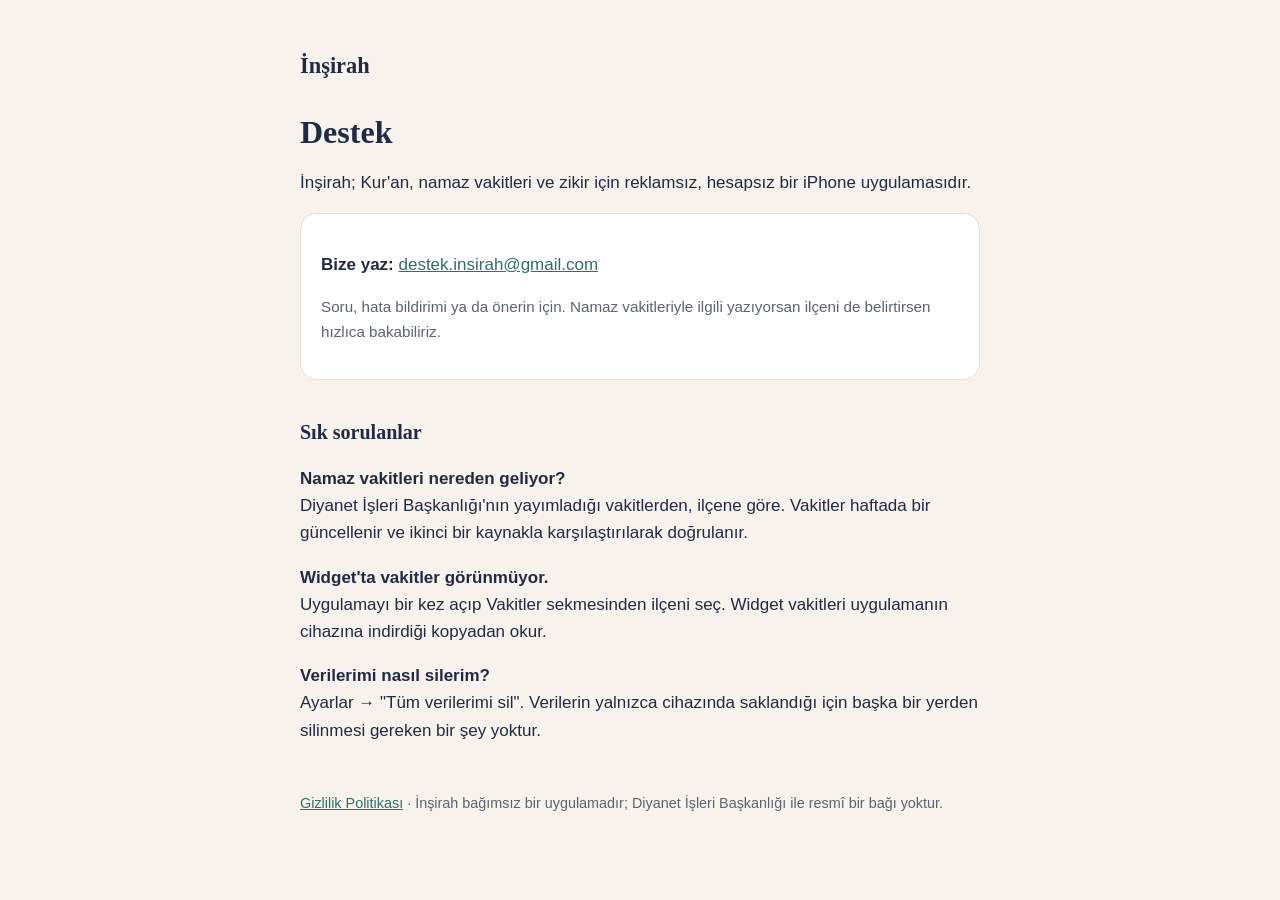
<file: pages/index.html>
<!doctype html>
<html lang="tr">
<head>
<meta charset="utf-8">
<meta name="viewport" content="width=device-width, initial-scale=1">
<title>İnşirah · Destek</title>
<link rel="stylesheet" href="style.css">
</head>
<body>
<main>
<div class="brand"><span>İnşirah</span></div>
<h1>Destek</h1>
<p>İnşirah; Kur'an, namaz vakitleri ve zikir için reklamsız, hesapsız bir iPhone uygulamasıdır.</p>

<div class="card">
<p><strong>Bize yaz:</strong> <a href="mailto:destek.insirah@gmail.com">destek.insirah@gmail.com</a></p>
<p class="muted">Soru, hata bildirimi ya da önerin için. Namaz vakitleriyle ilgili yazıyorsan ilçeni de belirtirsen hızlıca bakabiliriz.</p>
</div>

<h2>Sık sorulanlar</h2>
<p><strong>Namaz vakitleri nereden geliyor?</strong><br>Diyanet İşleri Başkanlığı'nın yayımladığı vakitlerden, ilçene göre. Vakitler haftada bir güncellenir ve ikinci bir kaynakla karşılaştırılarak doğrulanır.</p>
<p><strong>Widget'ta vakitler görünmüyor.</strong><br>Uygulamayı bir kez açıp Vakitler sekmesinden ilçeni seç. Widget vakitleri uygulamanın cihazına indirdiği kopyadan okur.</p>
<p><strong>Verilerimi nasıl silerim?</strong><br>Ayarlar → "Tüm verilerimi sil". Verilerin yalnızca cihazında saklandığı için başka bir yerden silinmesi gereken bir şey yoktur.</p>

<footer><a href="gizlilik.html">Gizlilik Politikası</a> · İnşirah bağımsız bir uygulamadır; Diyanet İşleri Başkanlığı ile resmî bir bağı yoktur.</footer>
</main>
</body>
</html>
</file>
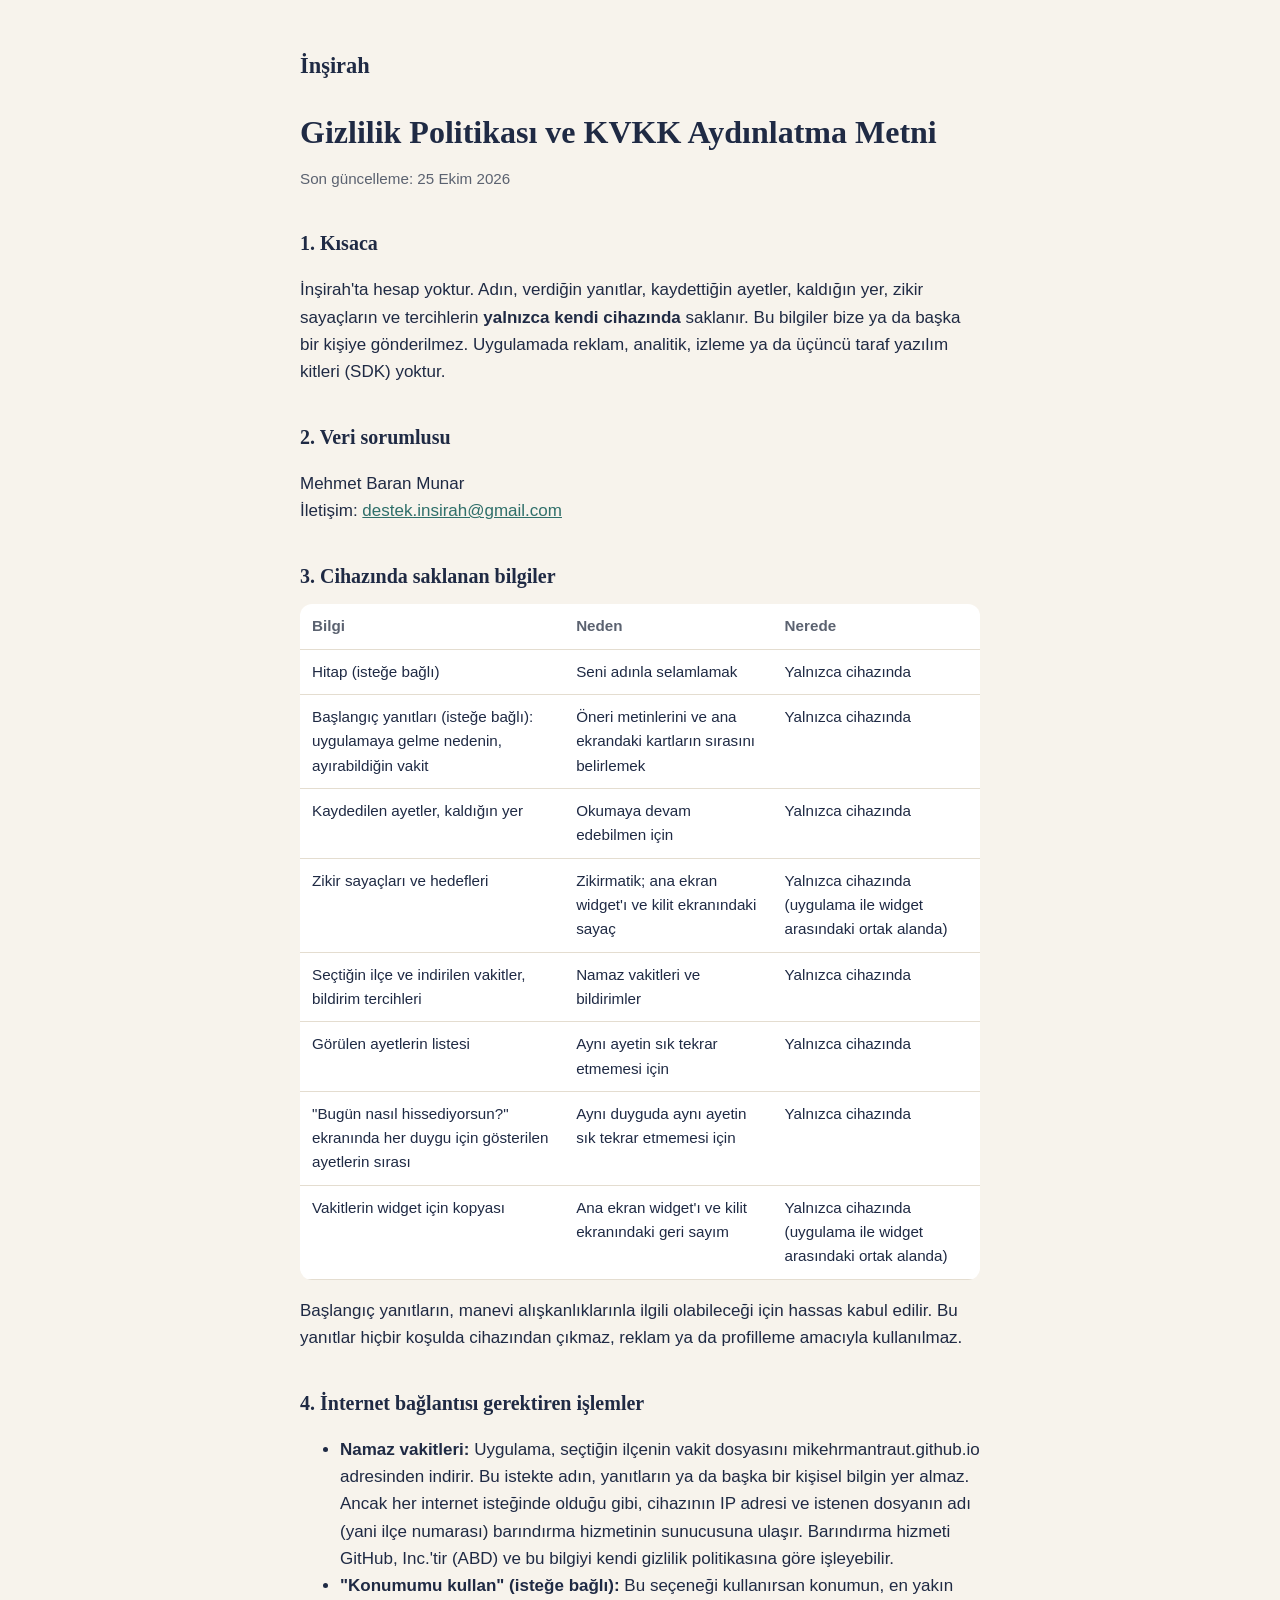
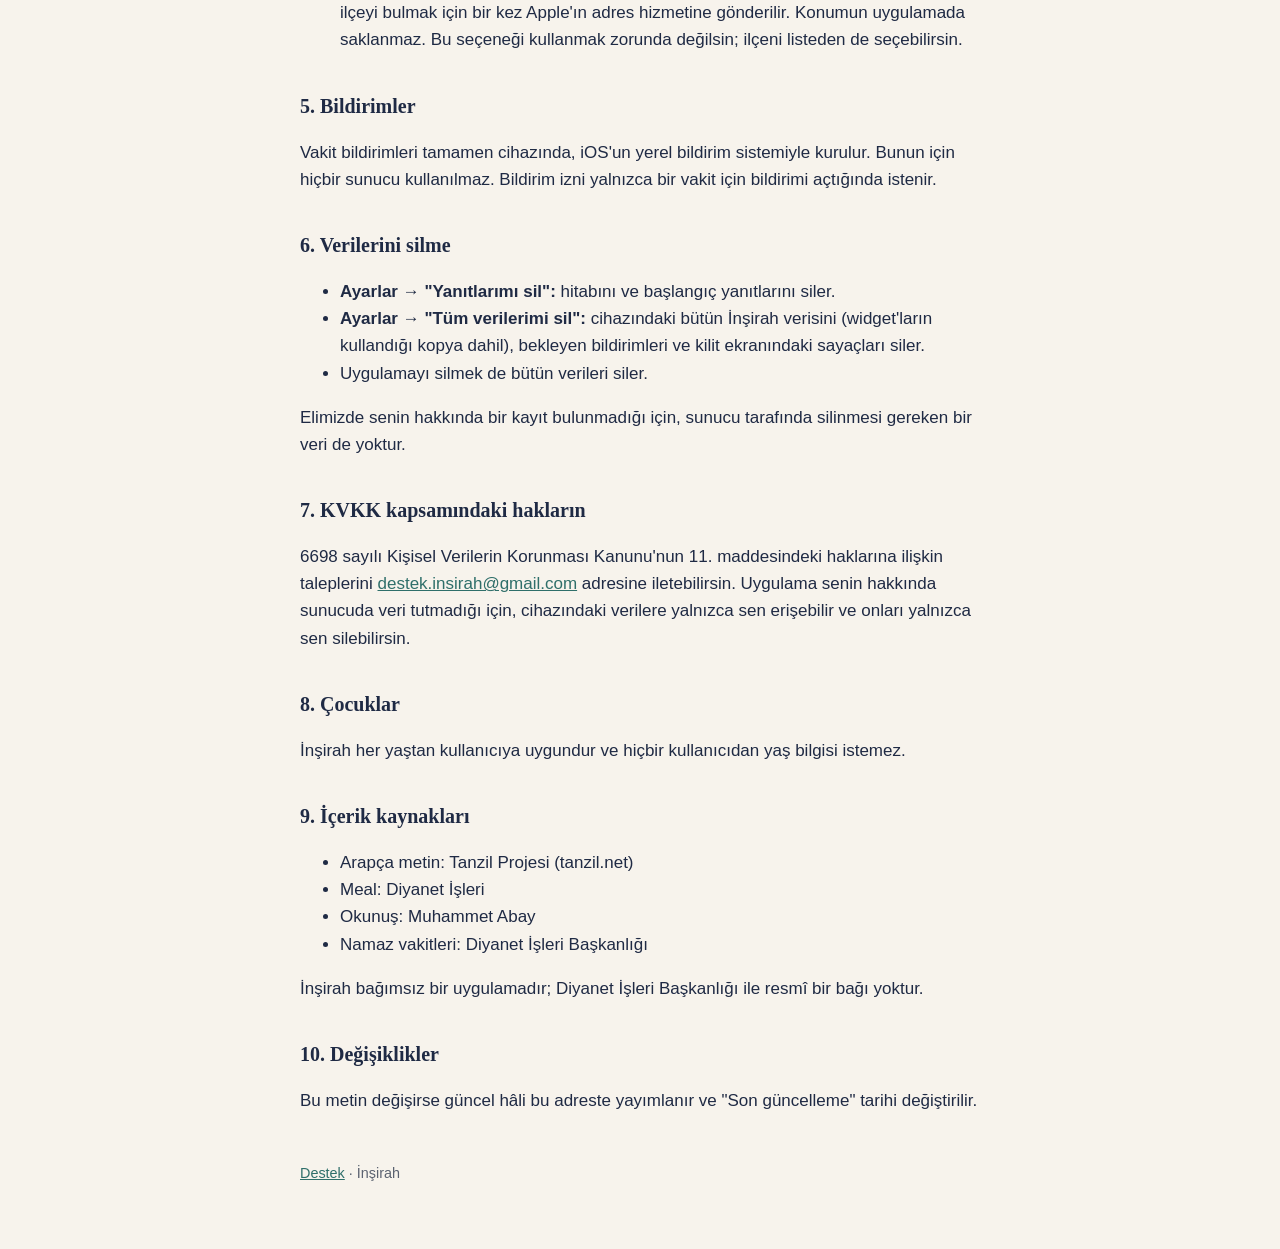
<file: pages/gizlilik.html>
<!doctype html>
<html lang="tr">
<head>
<meta charset="utf-8">
<meta name="viewport" content="width=device-width, initial-scale=1">
<title>Gizlilik Politikası · İnşirah</title>
<link rel="stylesheet" href="style.css">
</head>
<body>
<main>
<div class="brand"><span>İnşirah</span></div>
<h1>Gizlilik Politikası ve KVKK Aydınlatma Metni</h1>
<p class="muted">Son güncelleme: 25 Ekim 2026</p>

<h2>1. Kısaca</h2>
<p>İnşirah'ta hesap yoktur. Adın, verdiğin yanıtlar, kaydettiğin ayetler, kaldığın yer, zikir sayaçların ve tercihlerin <strong>yalnızca kendi cihazında</strong> saklanır. Bu bilgiler bize ya da başka bir kişiye gönderilmez. Uygulamada reklam, analitik, izleme ya da üçüncü taraf yazılım kitleri (SDK) yoktur.</p>

<h2>2. Veri sorumlusu</h2>
<p>Mehmet Baran Munar<br>İletişim: <a href="mailto:destek.insirah@gmail.com">destek.insirah@gmail.com</a></p>

<h2>3. Cihazında saklanan bilgiler</h2>
<table>
<thead><tr><th>Bilgi</th><th>Neden</th><th>Nerede</th></tr></thead>
<tbody>
<tr><td>Hitap (isteğe bağlı)</td><td>Seni adınla selamlamak</td><td>Yalnızca cihazında</td></tr>
<tr><td>Başlangıç yanıtları (isteğe bağlı): uygulamaya gelme nedenin, ayırabildiğin vakit</td><td>Öneri metinlerini ve ana ekrandaki kartların sırasını belirlemek</td><td>Yalnızca cihazında</td></tr>
<tr><td>Kaydedilen ayetler, kaldığın yer</td><td>Okumaya devam edebilmen için</td><td>Yalnızca cihazında</td></tr>
<tr><td>Zikir sayaçları ve hedefleri</td><td>Zikirmatik; ana ekran widget'ı ve kilit ekranındaki sayaç</td><td>Yalnızca cihazında (uygulama ile widget arasındaki ortak alanda)</td></tr>
<tr><td>Seçtiğin ilçe ve indirilen vakitler, bildirim tercihleri</td><td>Namaz vakitleri ve bildirimler</td><td>Yalnızca cihazında</td></tr>
<tr><td>Görülen ayetlerin listesi</td><td>Aynı ayetin sık tekrar etmemesi için</td><td>Yalnızca cihazında</td></tr>
<tr><td>"Bugün nasıl hissediyorsun?" ekranında her duygu için gösterilen ayetlerin sırası</td><td>Aynı duyguda aynı ayetin sık tekrar etmemesi için</td><td>Yalnızca cihazında</td></tr>
<tr><td>Vakitlerin widget için kopyası</td><td>Ana ekran widget'ı ve kilit ekranındaki geri sayım</td><td>Yalnızca cihazında (uygulama ile widget arasındaki ortak alanda)</td></tr>
</tbody>
</table>
<p>Başlangıç yanıtların, manevi alışkanlıklarınla ilgili olabileceği için hassas kabul edilir. Bu yanıtlar hiçbir koşulda cihazından çıkmaz, reklam ya da profilleme amacıyla kullanılmaz.</p>

<h2>4. İnternet bağlantısı gerektiren işlemler</h2>
<ul>
<li><strong>Namaz vakitleri:</strong> Uygulama, seçtiğin ilçenin vakit dosyasını mikehrmantraut.github.io adresinden indirir. Bu istekte adın, yanıtların ya da başka bir kişisel bilgin yer almaz. Ancak her internet isteğinde olduğu gibi, cihazının IP adresi ve istenen dosyanın adı (yani ilçe numarası) barındırma hizmetinin sunucusuna ulaşır. Barındırma hizmeti GitHub, Inc.'tir (ABD) ve bu bilgiyi kendi gizlilik politikasına göre işleyebilir.</li>
<li><strong>"Konumumu kullan" (isteğe bağlı):</strong> Bu seçeneği kullanırsan konumun, en yakın ilçeyi bulmak için bir kez Apple'ın adres hizmetine gönderilir. Konumun uygulamada saklanmaz. Bu seçeneği kullanmak zorunda değilsin; ilçeni listeden de seçebilirsin.</li>
</ul>

<h2>5. Bildirimler</h2>
<p>Vakit bildirimleri tamamen cihazında, iOS'un yerel bildirim sistemiyle kurulur. Bunun için hiçbir sunucu kullanılmaz. Bildirim izni yalnızca bir vakit için bildirimi açtığında istenir.</p>

<h2>6. Verilerini silme</h2>
<ul>
<li><strong>Ayarlar → "Yanıtlarımı sil":</strong> hitabını ve başlangıç yanıtlarını siler.</li>
<li><strong>Ayarlar → "Tüm verilerimi sil":</strong> cihazındaki bütün İnşirah verisini (widget'ların kullandığı kopya dahil), bekleyen bildirimleri ve kilit ekranındaki sayaçları siler.</li>
<li>Uygulamayı silmek de bütün verileri siler.</li>
</ul>
<p>Elimizde senin hakkında bir kayıt bulunmadığı için, sunucu tarafında silinmesi gereken bir veri de yoktur.</p>

<h2>7. KVKK kapsamındaki hakların</h2>
<p>6698 sayılı Kişisel Verilerin Korunması Kanunu'nun 11. maddesindeki haklarına ilişkin taleplerini <a href="mailto:destek.insirah@gmail.com">destek.insirah@gmail.com</a> adresine iletebilirsin. Uygulama senin hakkında sunucuda veri tutmadığı için, cihazındaki verilere yalnızca sen erişebilir ve onları yalnızca sen silebilirsin.</p>

<h2>8. Çocuklar</h2>
<p>İnşirah her yaştan kullanıcıya uygundur ve hiçbir kullanıcıdan yaş bilgisi istemez.</p>

<h2>9. İçerik kaynakları</h2>
<ul>
<li>Arapça metin: Tanzil Projesi (tanzil.net)</li>
<li>Meal: Diyanet İşleri</li>
<li>Okunuş: Muhammet Abay</li>
<li>Namaz vakitleri: Diyanet İşleri Başkanlığı</li>
</ul>
<p>İnşirah bağımsız bir uygulamadır; Diyanet İşleri Başkanlığı ile resmî bir bağı yoktur.</p>

<h2>10. Değişiklikler</h2>
<p>Bu metin değişirse güncel hâli bu adreste yayımlanır ve "Son güncelleme" tarihi değiştirilir.</p>

<footer><a href="./">Destek</a> · İnşirah</footer>
</main>
</body>
</html>
</file>
<file: pages/style.css>
:root { --bg: #F7F3EC; --ink: #1F2A44; --muted: #5B6270; --accent: #2F6F6A; --line: #E4DDD0; --card: #FFFFFF; }
@media (prefers-color-scheme: dark) { :root { --bg: #12161F; --ink: #ECE7DD; --muted: #9AA3B2; --accent: #7FC2B8; --line: #2A303C; --card: #1B202B; } }
* { box-sizing: border-box; }
body { margin: 0; background: var(--bg); color: var(--ink); font: 17px/1.6 -apple-system, BlinkMacSystemFont, "Segoe UI", Roboto, sans-serif; }
main { max-width: 720px; margin: 0 auto; padding: 48px 20px 64px; }
h1 { font-family: "New York", Georgia, serif; font-size: 2rem; line-height: 1.25; margin: 0 0 6px; }
h2 { font-family: "New York", Georgia, serif; font-size: 1.25rem; margin: 36px 0 8px; }
p, li { color: var(--ink); } .muted { color: var(--muted); font-size: .95rem; }
a { color: var(--accent); }
table { width: 100%; border-collapse: collapse; margin: 12px 0; font-size: .95rem; background: var(--card); border-radius: 12px; overflow: hidden; }
th, td { text-align: left; vertical-align: top; padding: 10px 12px; border-bottom: 1px solid var(--line); }
th { color: var(--muted); font-weight: 600; }
@media (max-width: 560px) { table, tr, td { display: block; } thead { display: none; } td { border: 0; padding: 4px 12px; } tr { border-bottom: 1px solid var(--line); padding: 8px 0; } td:first-child { font-weight: 600; } }
.brand { display: flex; align-items: center; gap: 12px; margin-bottom: 28px; }
.brand span { font-family: "New York", Georgia, serif; font-size: 1.4rem; font-weight: 600; }
.card { background: var(--card); border: 1px solid var(--line); border-radius: 16px; padding: 20px; margin: 16px 0; }
footer { margin-top: 48px; color: var(--muted); font-size: .9rem; }
</file>
